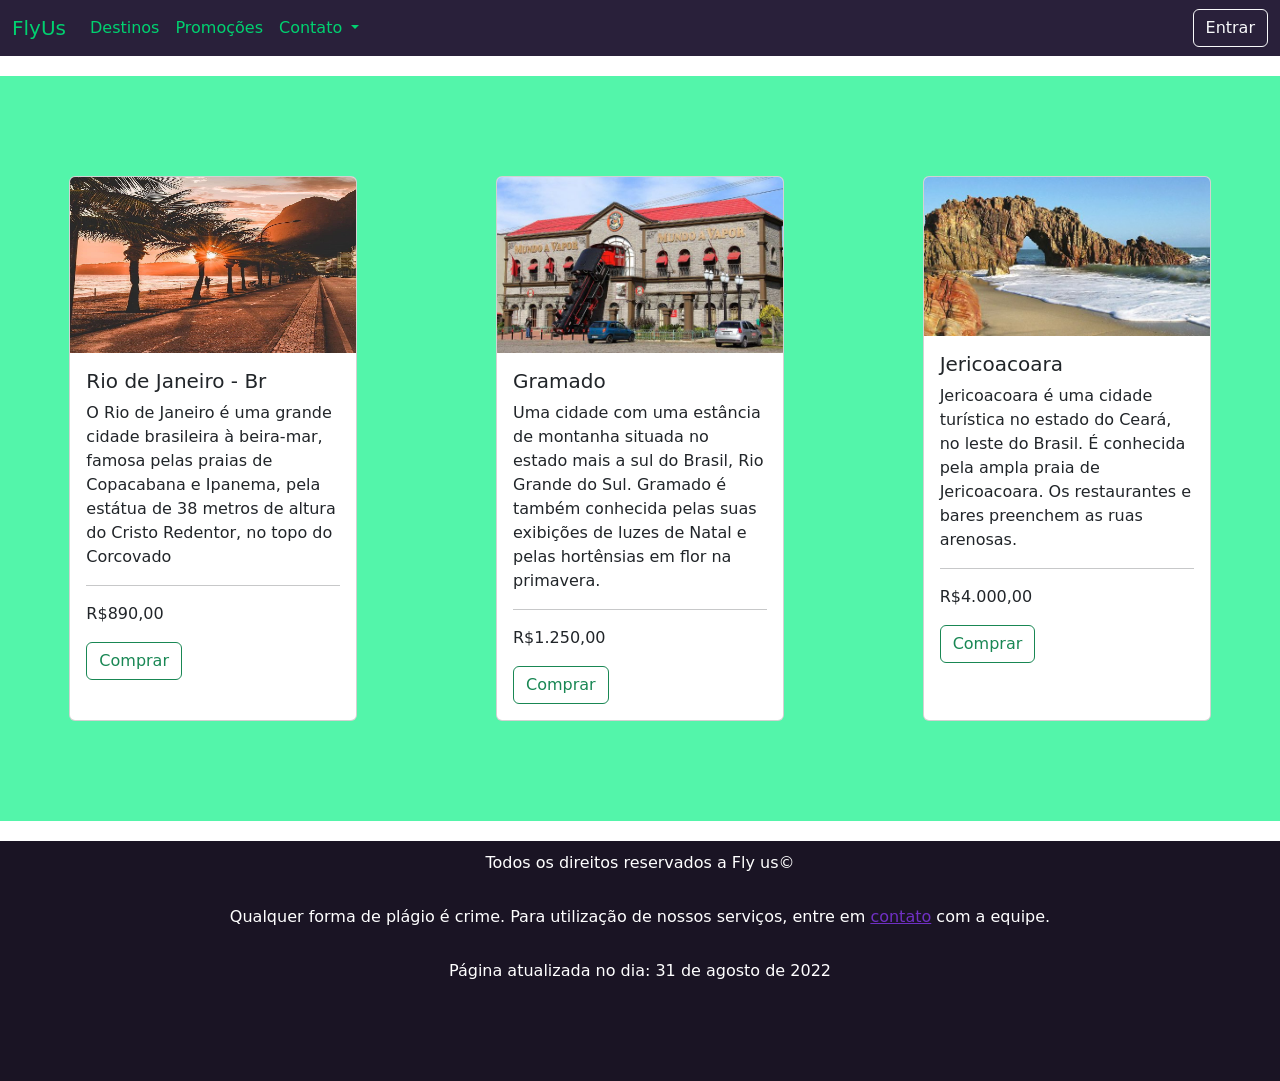
<file: entrega recode pro - 002/destinos.html>
<!doctype html>
<html lang="pt-br">

<head>
    <meta charset="utf-8">
    <meta name="viewport" content="width=device-width, initial-scale=1">
    <title>Destinos</title>
    <link rel="stylesheet" href="css/destinos.css">

    <link href="https://cdn.jsdelivr.net/npm/bootstrap@5.2.0/dist/css/bootstrap.min.css" rel="stylesheet"
        integrity="sha384-gH2yIJqKdNHPEq0n4Mqa/HGKIhSkIHeL5AyhkYV8i59U5AR6csBvApHHNl/vI1Bx" crossorigin="anonymous">
    <!-- Link CSS Bootstrap-->
</head>

<body>
    <header>
        <!-- Início da NavBar -->
        <nav class="navbar navbar-expand-lg ">
            <div class="container-fluid">
                <a class="navbar-brand" href="index.html" style="color: #01d170;">FlyUs</a>
                <button class="navbar-toggler" type="button" data-bs-toggle="collapse"
                    data-bs-target="#navbarSupportedContent" aria-controls="navbarSupportedContent"
                    aria-expanded="false" aria-label="Toggle navigation">
                    <span class="navbar-toggler-icon"></span>
                </button>
                <div class="collapse navbar-collapse" id="navbarSupportedContent">
                    <ul class="navbar-nav me-auto mb-2 mb-lg-0">
                        <li class="nav-item">
                            <a class="nav-link active" aria-current="page" href="destinos.html"
                                style="color: #01d170;">Destinos</a>
                        </li>
                        <li class="nav-item">
                            <a class="nav-link" href="promocoes.html" style="color: #01d170;">Promoções</a>
                        </li>
                        <li class="nav-item dropdown">
                            <a class="nav-link dropdown-toggle" href="#" role="button" data-bs-toggle="dropdown"
                                aria-expanded="false" style="color: #01d170;">
                                Contato
                            </a>
                            <ul class="dropdown-menu">
                                <li><a class="dropdown-item" href="#">Redes Sociais</a></li>
                                <li><a class="dropdown-item" href="#">Telefone</a></li>
                                <li>
                                    <hr class="dropdown-divider">
                                </li>
                                <li><a class="dropdown-item" href="#">E-mail</a></li>
                            </ul>
                        </li>
                    </ul>
                    <form class="d-flex" role="search">
                        <a href="entrar.html"><button type="button" class="btn btn-outline-light">Entrar</button></a>
                    </form>
                </div>
            </div>
        </nav>
    </header> <!-- Fim da NavBar-->

    <main>
        <!--Início do conteúdo -->
        <div class="card" style="width: 18rem;">
            <img src="imagens/riodejaneiro.jpg" class="card-img-top" alt="Rio de Janeiro - RJ"
                style="width: 286px; height: 176px;">
            <div class="card-body">
                <h5 class="card-title">Rio de Janeiro - Br</h5>
                <p class="card-text">O Rio de Janeiro é uma grande cidade brasileira à beira-mar, famosa pelas praias de
                    Copacabana e
                    Ipanema, pela estátua de 38 metros de altura do Cristo Redentor, no topo do Corcovado </p>
                <hr>
                <p> R$890,00</p>
                <a href="#" class="btn btn-outline-success">Comprar</a>
            </div>
        </div>
        <div class="card" style="width: 18rem;">
            <img src="imagens/gramado.jpg" class="card-img-top" alt="Gramado - RS">
            <div class="card-body">
                <h5 class="card-title">Gramado</h5>
                <p class="card-text">Uma cidade com uma estância de montanha situada no estado mais a sul do
                    Brasil, Rio Grande do Sul. Gramado é também conhecida
                    pelas suas exibições de luzes de Natal e pelas hortênsias em flor na primavera.</p>
                <hr>
                <p> R$1.250,00</p>
                <a href="#" class="btn btn-outline-success">Comprar</a>
            </div>
        </div>

        <div class="card" style="width: 18rem;">
            <img src="imagens/Jericoacoara.jpg" class="card-img-top" alt="Jericoacoara - CE">
            <div class="card-body">
                <h5 class="card-title">Jericoacoara</h5>
                <p class="card-text">Jericoacoara é uma cidade turística no estado do Ceará, no leste do Brasil. É
                    conhecida pela ampla praia de Jericoacoara. Os restaurantes e bares preenchem as ruas arenosas.</p>
                <hr>
                <p> R$4.000,00</p>
                <a href="#" class="btn btn-outline-success">Comprar</a>
            </div>
        </div>
        </div>
    </main> <!-- Fim do conteúdo -->

    <footer id="rodapé">
        <!-- Footer Humilde -->
        <p>Todos os direitos reservados a Fly us©</p>
        <p>Qualquer forma de plágio é crime. Para utilização de nossos serviços, entre em <a
                href="email.html">contato</a> com a equipe.</p>
        <p>Página atualizada no dia: 31 de agosto de 2022</p>
    </footer> <!-- Fim do Footer Humilde-->


    <script src="https://cdn.jsdelivr.net/npm/bootstrap@5.2.0/dist/js/bootstrap.bundle.min.js"
        integrity="sha384-A3rJD856KowSb7dwlZdYEkO39Gagi7vIsF0jrRAoQmDKKtQBHUuLZ9AsSv4jD4Xa"
        crossorigin="anonymous"></script> <!-- Link Script Bootstrap-->
</body>

</html>
</file>
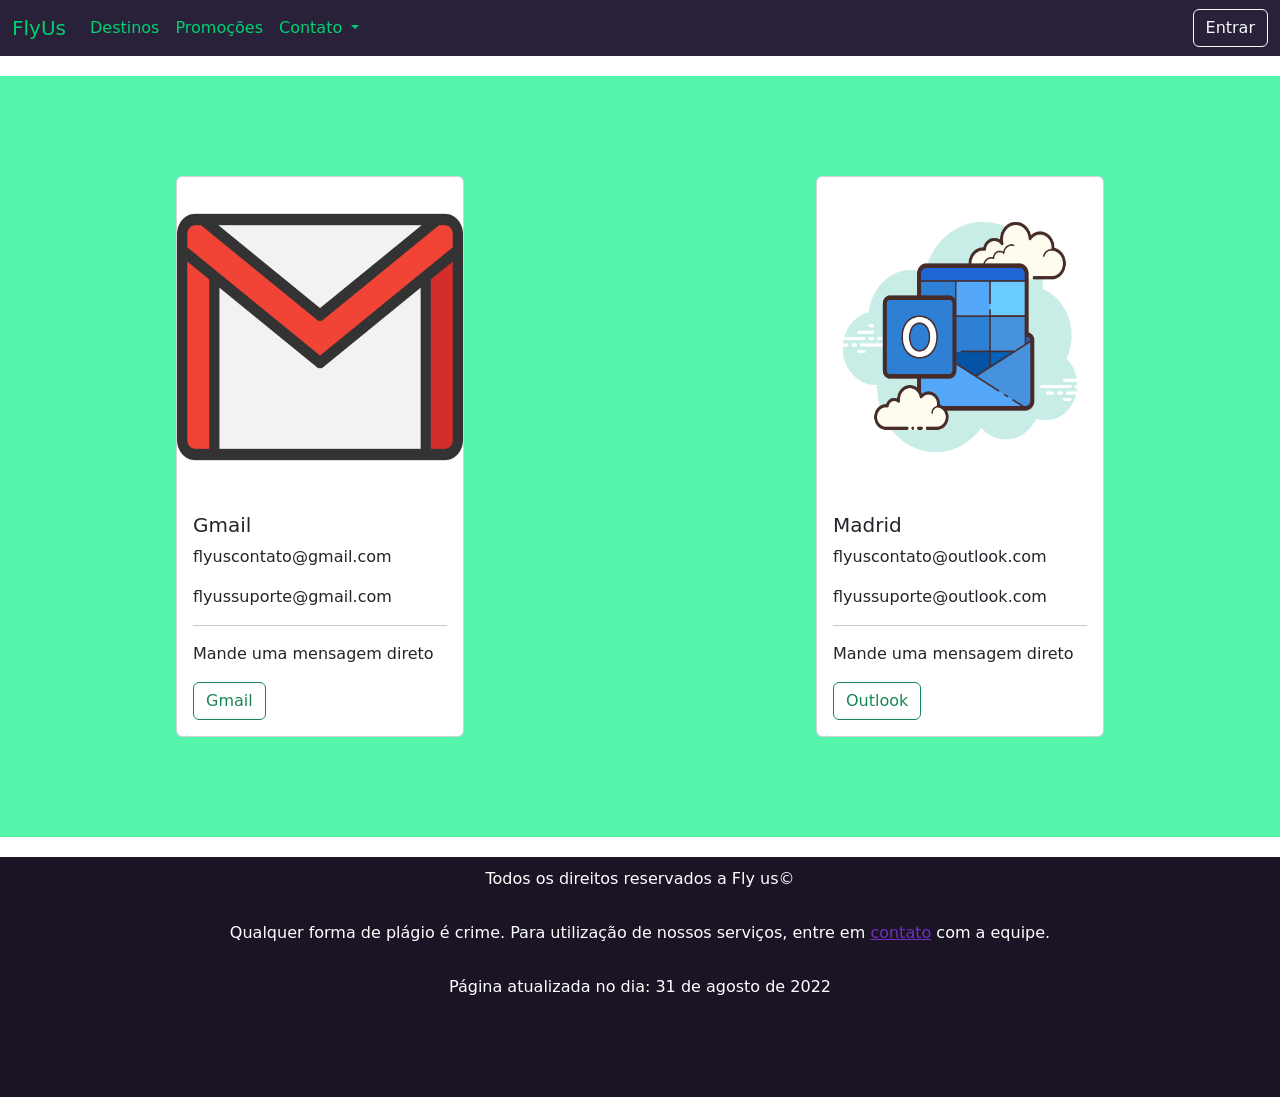
<file: entrega recode pro - 002/email.html>
<!doctype html>
<html lang="pt-br">

<head>
    <meta charset="utf-8">
    <meta name="viewport" content="width=device-width, initial-scale=1">
    <title>Bootstrap demo</title>
    <link rel="stylesheet" href="css/contatos.css">
    <link href="https://cdn.jsdelivr.net/npm/bootstrap@5.2.0/dist/css/bootstrap.min.css" rel="stylesheet"
        integrity="sha384-gH2yIJqKdNHPEq0n4Mqa/HGKIhSkIHeL5AyhkYV8i59U5AR6csBvApHHNl/vI1Bx" crossorigin="anonymous">
    <!-- Link CSS Bootstrap-->
</head>

<body>
    <header>
        <!-- Início da NavBar -->
        <nav class="navbar navbar-expand-lg ">
            <div class="container-fluid">
                <a class="navbar-brand" href="index.html" style="color: #01d170;">FlyUs</a>
                <button class="navbar-toggler" type="button" data-bs-toggle="collapse"
                    data-bs-target="#navbarSupportedContent" aria-controls="navbarSupportedContent"
                    aria-expanded="false" aria-label="Toggle navigation">
                    <span class="navbar-toggler-icon"></span>
                </button>
                <div class="collapse navbar-collapse" id="navbarSupportedContent">
                    <ul class="navbar-nav me-auto mb-2 mb-lg-0">
                        <li class="nav-item">
                            <a class="nav-link active" aria-current="page" href="destinos.html"
                                style="color: #01d170;">Destinos</a>
                        </li>
                        <li class="nav-item">
                            <a class="nav-link" href="promocoes.html" style="color: #01d170;">Promoções</a>
                        </li>
                        <li class="nav-item dropdown">
                            <a class="nav-link dropdown-toggle" href="#" role="button" data-bs-toggle="dropdown"
                                aria-expanded="false" style="color: #01d170;">
                                Contato
                            </a>
                            <ul class="dropdown-menu">
                                <li><a class="dropdown-item" href="redessociais.html">Redes Sociais</a></li>
                                <li><a class="dropdown-item" href="telefone.html">Telefone</a></li>
                                <li>
                                    <hr class="dropdown-divider">
                                </li>
                                <li><a class="dropdown-item" href="email.html">E-mail</a></li>
                            </ul>
                        </li>
                    </ul>
                    <form class="d-flex" role="search">
                        <a href="entrar.html"><button type="button" class="btn btn-outline-light">Entrar</button></a>
                    </form>
                </div>
            </div>
        </nav>
    </header> <!-- Fim da NavBar-->

    <main>
        <!--  Início da comunicação em e-mail -->
        <div class="card" style="width: 18rem;">
            <img src="imagens/Gmail.jpg" class="card-img-top" alt="Gmail" style="width: 286px; height: 320px;">
            <div class="card-body">
                <h5 class="card-title">Gmail</h5>
                <p class="card-text"> flyuscontato@gmail.com</p>
                <p>flyussuporte@gmail.com</p>
                <hr>
                <p> Mande uma mensagem direto</p>
                <a href="#" class="btn btn-outline-success">Gmail</a>
            </div>
        </div>
        <div class="card" style="width: 18rem;">
            <img src="imagens/Outlook.jpg" class="card-img-top" alt="Outlook" style="width: 286px; height: 320px;">
            <div class="card-body">
                <h5 class="card-title">Madrid </h5>
                <p class="card-text">flyuscontato@outlook.com</p>
                <p>flyussuporte@outlook.com</p>
                <hr>
                <p> Mande uma mensagem direto</p>
                <a href="#" class="btn btn-outline-success">Outlook</a>
            </div>
        </div>
    </main> <!--  Fim da comunicação -->




    <footer id="rodapé">
        <!-- Footer Humilde -->
        <p>Todos os direitos reservados a Fly us©</p>
        <p>Qualquer forma de plágio é crime. Para utilização de nossos serviços, entre em <a
                href="email.html">contato</a> com a equipe.</p>
        <p>Página atualizada no dia: 31 de agosto de 2022</p>
    </footer> <!-- Fim do Footer Humilde-->


    <script src="https://cdn.jsdelivr.net/npm/bootstrap@5.2.0/dist/js/bootstrap.bundle.min.js"
        integrity="sha384-A3rJD856KowSb7dwlZdYEkO39Gagi7vIsF0jrRAoQmDKKtQBHUuLZ9AsSv4jD4Xa"
        crossorigin="anonymous"></script> <!-- Link Script Bootstrap-->
</body>

</html>
</file>
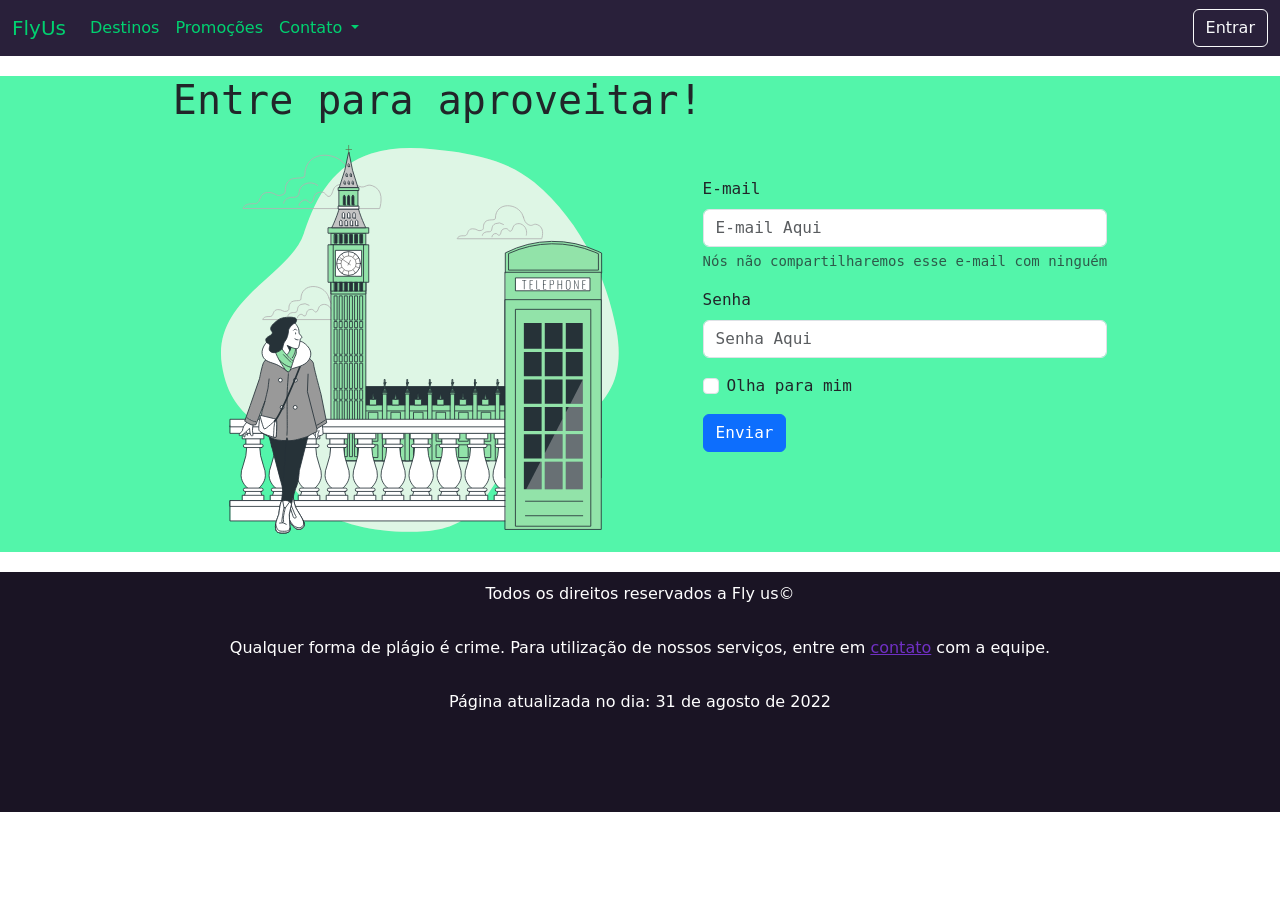
<file: entrega recode pro - 002/entrar.html>
<!doctype html>
<html lang="pt-br">

<head>
    <meta charset="utf-8">
    <meta name="viewport" content="width=device-width, initial-scale=1">
    <title>Entrar</title>
    <link rel="stylesheet" href="css/entrarRegistra.css">
    <link href="https://cdn.jsdelivr.net/npm/bootstrap@5.2.0/dist/css/bootstrap.min.css" rel="stylesheet"
        integrity="sha384-gH2yIJqKdNHPEq0n4Mqa/HGKIhSkIHeL5AyhkYV8i59U5AR6csBvApHHNl/vI1Bx" crossorigin="anonymous">
    <!-- Link CSS Bootstrap-->
</head>

<body>
    <header>
        <!-- Início da NavBar -->
        <nav class="navbar navbar-expand-lg ">
            <div class="container-fluid">
                <a class="navbar-brand" href="index.html" style="color: #01d170;">FlyUs</a>
                <button class="navbar-toggler" type="button" data-bs-toggle="collapse"
                    data-bs-target="#navbarSupportedContent" aria-controls="navbarSupportedContent"
                    aria-expanded="false" aria-label="Toggle navigation">
                    <span class="navbar-toggler-icon"></span>
                </button>
                <div class="collapse navbar-collapse" id="navbarSupportedContent">
                    <ul class="navbar-nav me-auto mb-2 mb-lg-0">
                        <li class="nav-item">
                            <a class="nav-link active" aria-current="page" href="destinos.html"
                                style="color: #01d170;">Destinos</a>
                        </li>
                        <li class="nav-item">
                            <a class="nav-link" href="promocoes.html" style="color: #01d170;">Promoções</a>
                        </li>
                        <li class="nav-item dropdown">
                            <a class="nav-link dropdown-toggle" href="#" role="button" data-bs-toggle="dropdown"
                                aria-expanded="false" style="color: #01d170;">
                                Contato
                            </a>
                            <ul class="dropdown-menu">
                                <li><a class="dropdown-item" href="redessociais.html">Redes Sociais</a></li>
                                <li><a class="dropdown-item" href="telefone.html">Telefone</a></li>
                                <li>
                                    <hr class="dropdown-divider">
                                </li>
                                <li><a class="dropdown-item" href="email.html">E-mail</a></li>
                            </ul>
                        </li>
                    </ul>
                    <form class="d-flex" role="search">
                        <a href="entrar.html"><button type="button" class="btn btn-outline-light">Entrar</button></a>
                    </form>
                </div>
            </div>
        </nav>
    </header> <!-- Fim da NavBar-->

    <main>
        <!--  Começo do conteúdo central -->
        <div id="left">
            <!--  Conteúdo da esquerda -->
            <h1>Entre para aproveitar!</h1>
            <img src="imagens/entrar.svg" alt="" id="img-1">
        </div>

        <div id="right">
            <!--  Conteúdo da direita -->
            <form id="entrar">
                <div class="mb-3">
                    <label for="exampleInputEmail1" class="form-label">E-mail</label>
                    <input type="email" class="form-control" id="exampleInputEmail1" aria-describedby="emailHelp"
                        placeholder="E-mail Aqui">
                    <div id="emailHelp" class="form-text">Nós não compartilharemos esse e-mail com ninguém</div>
                </div>
                <div class="mb-3">
                    <label for="exampleInputPassword1" class="form-label">Senha</label>
                    <input type="password" class="form-control" id="exampleInputPassword1" placeholder="Senha Aqui">
                </div>
                <div class="mb-3 form-check">
                    <input type="checkbox" class="form-check-input" id="exampleCheck1">
                    <label class="form-check-label" for="exampleCheck1">Olha para mim</label>
                </div>
                <button type="submit" class="btn btn-primary">Enviar</button>
            </form>
        </div>
    </main> <!--  Fim do conteúdo central -->



    <footer id="rodapé">
        <!-- Footer Humilde -->
        <p>Todos os direitos reservados a Fly us©</p>
        <p>Qualquer forma de plágio é crime. Para utilização de nossos serviços, entre em <a
                href="email.html">contato</a> com a equipe.</p>
        <p>Página atualizada no dia: 31 de agosto de 2022</p>
    </footer> <!-- Fim do Footer Humilde-->


    <script src="https://cdn.jsdelivr.net/npm/bootstrap@5.2.0/dist/js/bootstrap.bundle.min.js"
        integrity="sha384-A3rJD856KowSb7dwlZdYEkO39Gagi7vIsF0jrRAoQmDKKtQBHUuLZ9AsSv4jD4Xa"
        crossorigin="anonymous"></script> <!-- Link Script Bootstrap-->
</body>

</html>
</file>
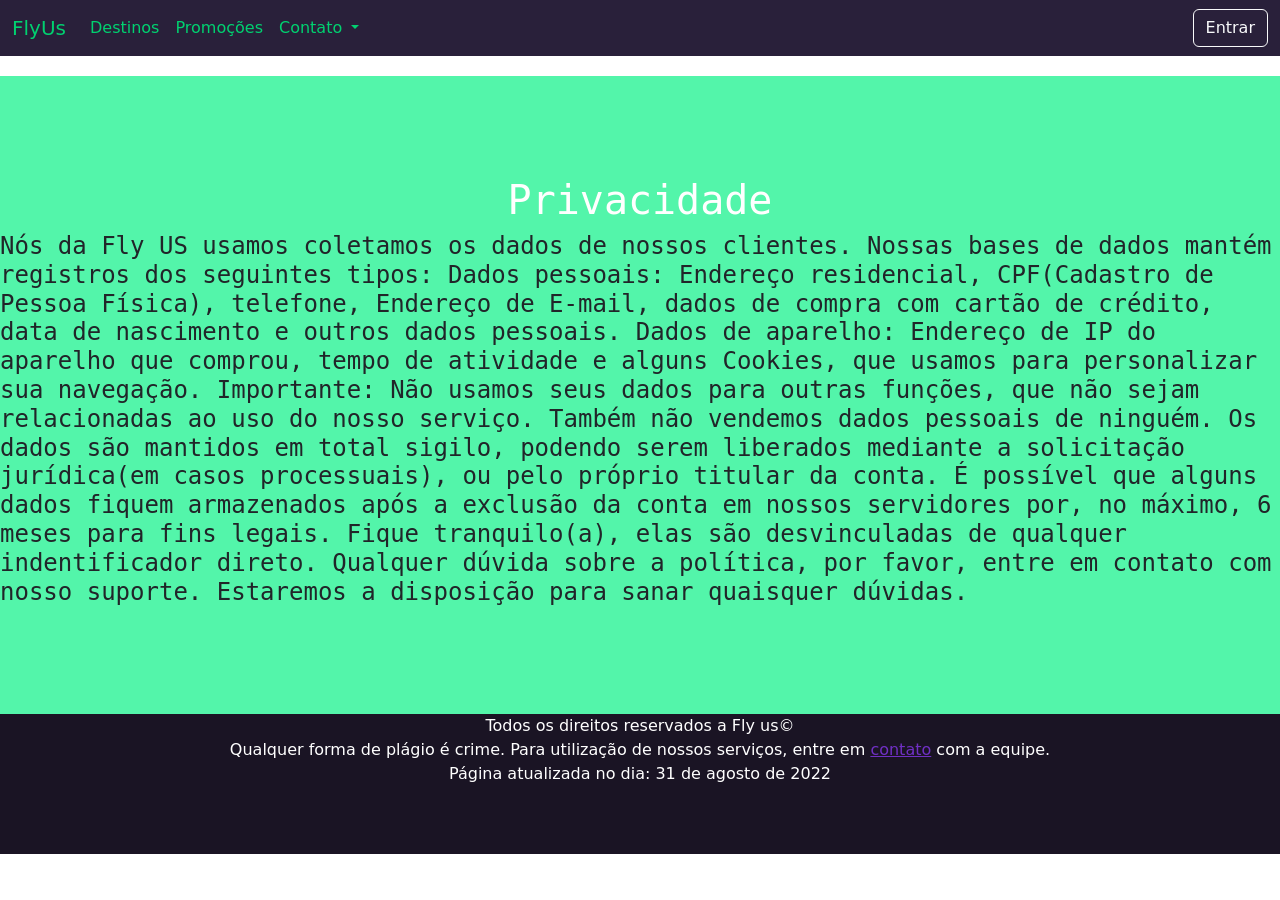
<file: entrega recode pro - 002/privacidade.html>
<!doctype html>
<html lang="pt-br">

<head>
    <meta charset="utf-8">
    <meta name="viewport" content="width=device-width, initial-scale=1">
    <title>Bootstrap demo</title>
    <link rel="stylesheet" href="css/style.css">
    <link href="https://cdn.jsdelivr.net/npm/bootstrap@5.2.0/dist/css/bootstrap.min.css" rel="stylesheet"
        integrity="sha384-gH2yIJqKdNHPEq0n4Mqa/HGKIhSkIHeL5AyhkYV8i59U5AR6csBvApHHNl/vI1Bx" crossorigin="anonymous">
    <!-- Link CSS Bootstrap-->
</head>

<body>
    <header>
        <!-- Início da NavBar -->
        <nav class="navbar navbar-expand-lg ">
            <div class="container-fluid">
                <a class="navbar-brand" href="index.html" style="color: #01d170;">FlyUs</a>
                <button class="navbar-toggler" type="button" data-bs-toggle="collapse"
                    data-bs-target="#navbarSupportedContent" aria-controls="navbarSupportedContent"
                    aria-expanded="false" aria-label="Toggle navigation">
                    <span class="navbar-toggler-icon"></span>
                </button>
                <div class="collapse navbar-collapse" id="navbarSupportedContent">
                    <ul class="navbar-nav me-auto mb-2 mb-lg-0">
                        <li class="nav-item">
                            <a class="nav-link active" aria-current="page" href="destinos.html"
                                style="color: #01d170;">Destinos</a>
                        </li>
                        <li class="nav-item">
                            <a class="nav-link" href="promocoes.html" style="color: #01d170;">Promoções</a>
                        </li>
                        <li class="nav-item dropdown">
                            <a class="nav-link dropdown-toggle" href="#" role="button" data-bs-toggle="dropdown"
                                aria-expanded="false" style="color: #01d170;">
                                Contato
                            </a>
                            <ul class="dropdown-menu">
                                <li><a class="dropdown-item" href="redessociais.html">Redes Sociais</a></li>
                                <li><a class="dropdown-item" href="telefone.html">Telefone</a></li>
                                <li>
                                    <hr class="dropdown-divider">
                                </li>
                                <li><a class="dropdown-item" href="email.html">E-mail</a></li>
                            </ul>
                        </li>
                    </ul>
                    <form class="d-flex" role="search">
                        <a href="entrar.html"><button type="button" class="btn btn-outline-light">Entrar</button></a>
                    </form>
                </div>
            </div>
        </nav>
    </header> <!-- Fim da NavBar-->

    <main style="padding-top: 100px; padding-bottom: 100px;">
        <!--  Política de privacidade -->
        <h1 style="text-align: center; color: white;">Privacidade</h1>
        <h4>Nós da Fly US usamos coletamos os dados de nossos clientes. Nossas bases de dados mantém registros dos
            seguintes tipos:




            Dados pessoais: Endereço residencial, CPF(Cadastro de Pessoa Física), telefone, Endereço de E-mail, dados de
            compra com cartão de crédito, data de nascimento e outros dados pessoais.


            Dados de aparelho: Endereço de IP do aparelho que comprou, tempo de atividade e alguns Cookies, que usamos
            para personalizar sua navegação.



            Importante: Não usamos seus dados para outras funções, que não sejam relacionadas ao uso do nosso serviço.
            Também não vendemos dados pessoais de ninguém. Os dados são mantidos em total sigilo, podendo serem
            liberados mediante a solicitação jurídica(em casos processuais), ou pelo próprio titular da conta.

            É possível que alguns dados fiquem armazenados após a exclusão da conta em nossos servidores por, no máximo,
            6 meses para fins legais. Fique tranquilo(a), elas são desvinculadas de qualquer indentificador direto.


            Qualquer dúvida sobre a política, por favor, entre em contato com nosso suporte. Estaremos a disposição para
            sanar quaisquer dúvidas.

        </h4>
    </main> <!--  Fim da Política -->



    <footer id="rodapé">
        <!-- Footer Humilde -->
        <p>Todos os direitos reservados a Fly us©</p>
        <p>Qualquer forma de plágio é crime. Para utilização de nossos serviços, entre em <a
                href="email.html">contato</a> com a equipe.</p>
        <p>Página atualizada no dia: 31 de agosto de 2022</p>
    </footer> <!-- Fim do Footer Humilde-->


    <script src="https://cdn.jsdelivr.net/npm/bootstrap@5.2.0/dist/js/bootstrap.bundle.min.js"
        integrity="sha384-A3rJD856KowSb7dwlZdYEkO39Gagi7vIsF0jrRAoQmDKKtQBHUuLZ9AsSv4jD4Xa"
        crossorigin="anonymous"></script> <!-- Link Script Bootstrap-->
</body>

</html>
</file>
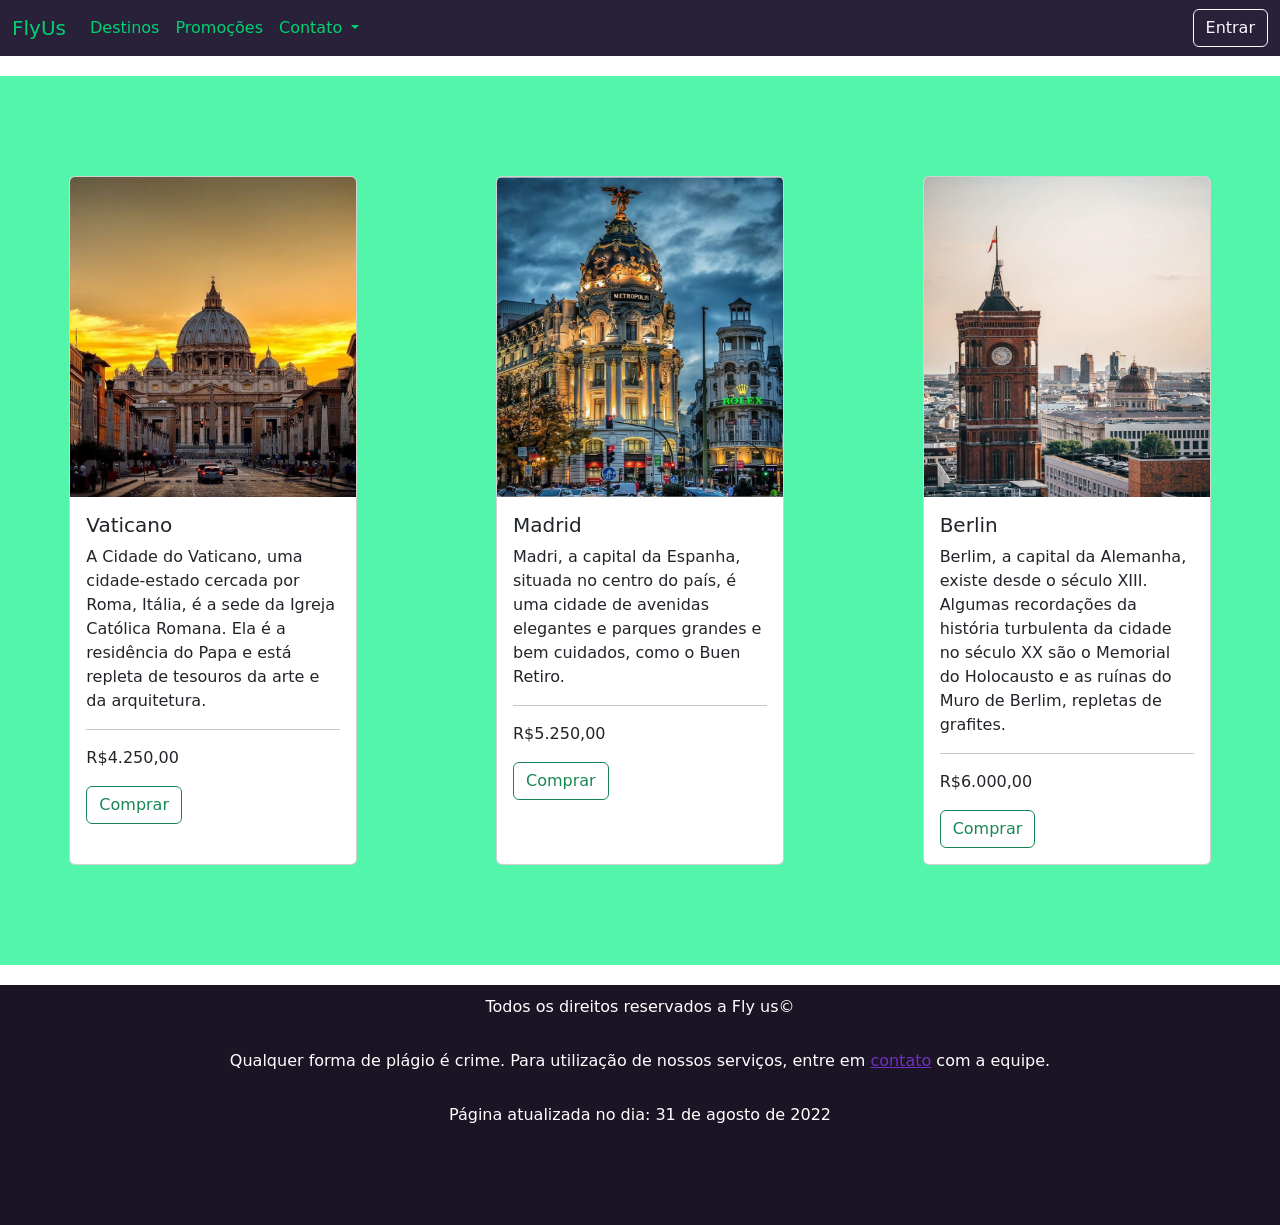
<file: entrega recode pro - 002/promocoes.html>
<!doctype html>
<html lang="pt-br">

<head>
    <meta charset="utf-8">
    <meta name="viewport" content="width=device-width, initial-scale=1">
    <title>Promoções</title>
    <link rel="stylesheet" href="css/destinos.css">
    <link href="https://cdn.jsdelivr.net/npm/bootstrap@5.2.0/dist/css/bootstrap.min.css" rel="stylesheet"
        integrity="sha384-gH2yIJqKdNHPEq0n4Mqa/HGKIhSkIHeL5AyhkYV8i59U5AR6csBvApHHNl/vI1Bx" crossorigin="anonymous">
    <!-- Link CSS Bootstrap-->
</head>

<body>
    <header>
        <!-- Início da NavBar -->
        <nav class="navbar navbar-expand-lg ">
            <div class="container-fluid">
                <a class="navbar-brand" href="index.html" style="color: #01d170;">FlyUs</a>
                <button class="navbar-toggler" type="button" data-bs-toggle="collapse"
                    data-bs-target="#navbarSupportedContent" aria-controls="navbarSupportedContent"
                    aria-expanded="false" aria-label="Toggle navigation">
                    <span class="navbar-toggler-icon"></span>
                </button>
                <div class="collapse navbar-collapse" id="navbarSupportedContent">
                    <ul class="navbar-nav me-auto mb-2 mb-lg-0">
                        <li class="nav-item">
                            <a class="nav-link active" aria-current="page" href="destinos.html"
                                style="color: #01d170;">Destinos</a>
                        </li>
                        <li class="nav-item">
                            <a class="nav-link" href="promocoes.html" style="color: #01d170;">Promoções</a>
                        </li>
                        <li class="nav-item dropdown">
                            <a class="nav-link dropdown-toggle" href="#" role="button" data-bs-toggle="dropdown"
                                aria-expanded="false" style="color: #01d170;">
                                Contato
                            </a>
                            <ul class="dropdown-menu">
                                <li><a class="dropdown-item" href="redessociais.html">Redes Sociais</a></li>
                                <li><a class="dropdown-item" href="telefone.html">Telefone</a></li>
                                <li>
                                    <hr class="dropdown-divider">
                                </li>
                                <li><a class="dropdown-item" href="email.html">E-mail</a></li>
                            </ul>
                        </li>
                    </ul>
                    <form class="d-flex" role="search">
                        <a href="entrar.html"><button type="button" class="btn btn-outline-light">Entrar</button></a>
                    </form>
                </div>
            </div>
        </nav>
    </header> <!-- Fim da NavBar-->

    <main>
        <!--Início do conteúdo -->
        <div class="card" style="width: 18rem;">
            <img src="imagens/Vaticano.jpg" class="card-img-top" alt="Vaticano" style="width: 286px; height: 320px;">
            <div class="card-body">
                <h5 class="card-title">Vaticano</h5>
                <p class="card-text">A Cidade do Vaticano, uma cidade-estado cercada por Roma, Itália, é a sede da
                    Igreja Católica Romana. Ela é a residência do Papa e está repleta de tesouros da arte e da
                    arquitetura.</p>
                <hr>
                <p> R$4.250,00</p>
                <a href="#" class="btn btn-outline-success">Comprar</a>
            </div>
        </div>
        <div class="card" style="width: 18rem;">
            <img src="imagens/Madrid.jpg" class="card-img-top" alt="Madrid - EUR ES"
                style="width: 286px; height: 320px;">
            <div class="card-body">
                <h5 class="card-title">Madrid </h5>
                <p class="card-text">Madri, a capital da Espanha, situada no centro do país, é uma cidade de avenidas
                    elegantes e parques grandes e bem cuidados, como o Buen Retiro.</p>
                <hr>
                <p> R$5.250,00</p>
                <a href="#" class="btn btn-outline-success">Comprar</a>
            </div>
        </div>

        <div class="card" style="width: 18rem;">
            <img src="imagens/Berlin.jpg" class="card-img-top" alt="Berlin - EUR DE"
                style="width: 286px; height: 320px;">
            <div class="card-body">
                <h5 class="card-title">Berlin</h5>
                <p class="card-text">Berlim, a capital da Alemanha, existe desde o século XIII. Algumas recordações da
                    história turbulenta da cidade no século XX são o Memorial do Holocausto e as ruínas do Muro de
                    Berlim, repletas de grafites.</p>
                <hr>
                <p> R$6.000,00</p>
                <a href="#" class="btn btn-outline-success">Comprar</a>
            </div>
        </div>
        </div>
    </main> <!-- Fim do conteúdo -->

    <footer id="rodapé">
        <!-- Footer Humilde -->
        <p>Todos os direitos reservados a Fly us©</p>
        <p>Qualquer forma de plágio é crime. Para utilização de nossos serviços, entre em <a
                href="email.html">contato</a> com a equipe.</p>
        <p>Página atualizada no dia: 31 de agosto de 2022</p>
    </footer> <!-- Fim do Footer Humilde-->


    <script src="https://cdn.jsdelivr.net/npm/bootstrap@5.2.0/dist/js/bootstrap.bundle.min.js"
        integrity="sha384-A3rJD856KowSb7dwlZdYEkO39Gagi7vIsF0jrRAoQmDKKtQBHUuLZ9AsSv4jD4Xa"
        crossorigin="anonymous"></script> <!-- Link Script Bootstrap-->
</body>

</html>
</file>
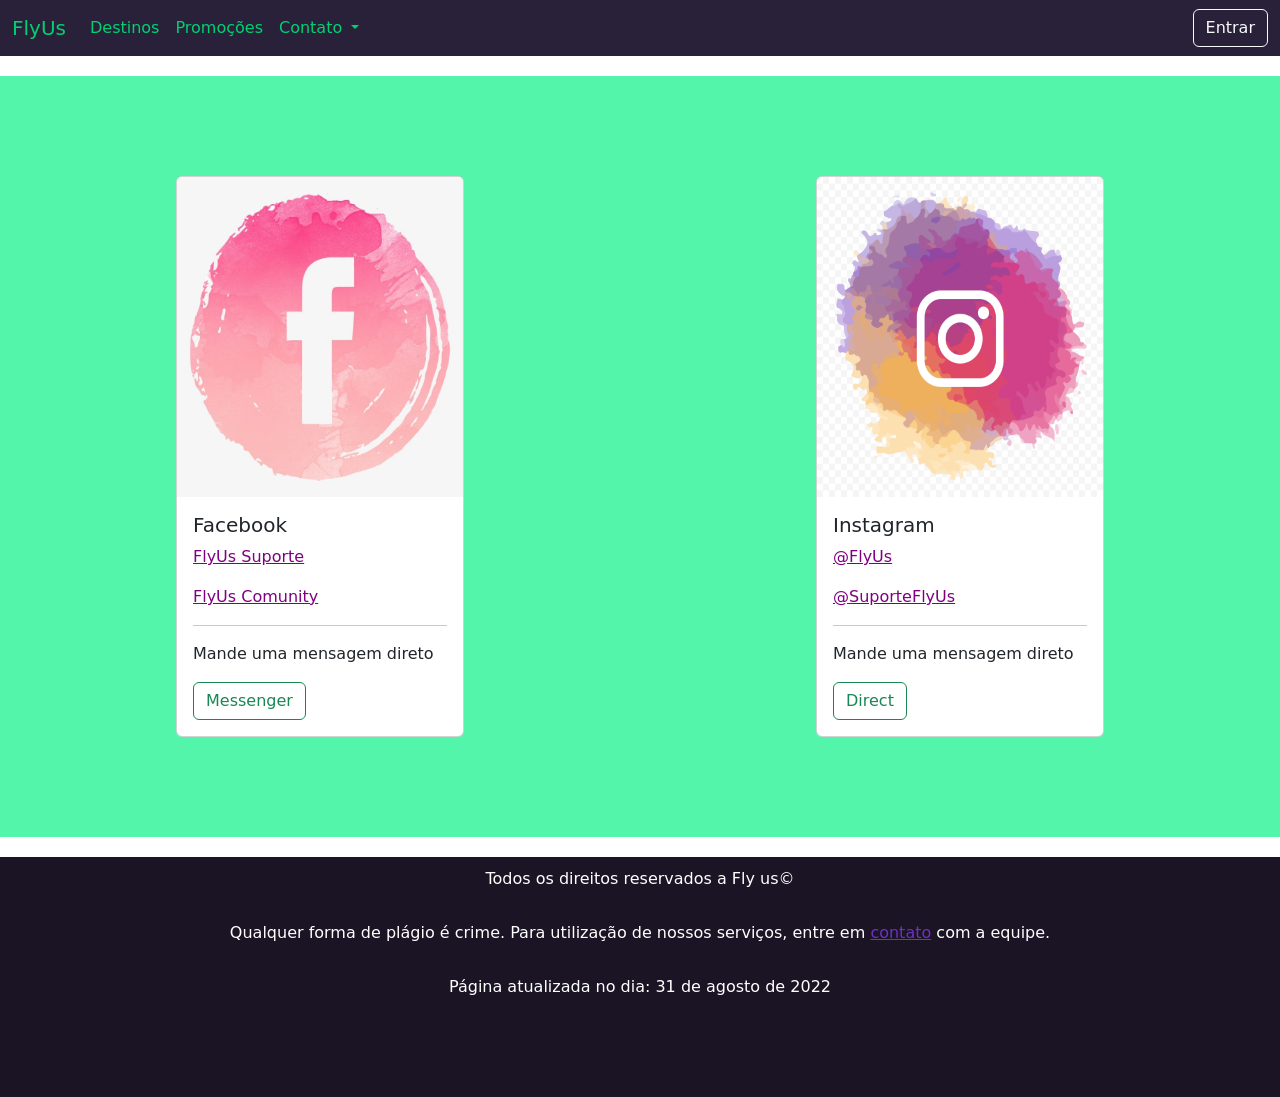
<file: entrega recode pro - 002/redessociais.html>
<!doctype html>
<html lang="pt-br">

<head>
    <meta charset="utf-8">
    <meta name="viewport" content="width=device-width, initial-scale=1">
    <title>Bootstrap demo</title>
    <link rel="stylesheet" href="css/contatos.css">
    <link href="https://cdn.jsdelivr.net/npm/bootstrap@5.2.0/dist/css/bootstrap.min.css" rel="stylesheet"
        integrity="sha384-gH2yIJqKdNHPEq0n4Mqa/HGKIhSkIHeL5AyhkYV8i59U5AR6csBvApHHNl/vI1Bx" crossorigin="anonymous">
    <!-- Link CSS Bootstrap-->
</head>

<body>
    <header>
        <!-- Início da NavBar -->
        <nav class="navbar navbar-expand-lg ">
            <div class="container-fluid">
                <a class="navbar-brand" href="index.html" style="color: #01d170;">FlyUs</a>
                <button class="navbar-toggler" type="button" data-bs-toggle="collapse"
                    data-bs-target="#navbarSupportedContent" aria-controls="navbarSupportedContent"
                    aria-expanded="false" aria-label="Toggle navigation">
                    <span class="navbar-toggler-icon"></span>
                </button>
                <div class="collapse navbar-collapse" id="navbarSupportedContent">
                    <ul class="navbar-nav me-auto mb-2 mb-lg-0">
                        <li class="nav-item">
                            <a class="nav-link active" aria-current="page" href="destinos.html"
                                style="color: #01d170;">Destinos</a>
                        </li>
                        <li class="nav-item">
                            <a class="nav-link" href="promocoes.html" style="color: #01d170;">Promoções</a>
                        </li>
                        <li class="nav-item dropdown">
                            <a class="nav-link dropdown-toggle" href="#" role="button" data-bs-toggle="dropdown"
                                aria-expanded="false" style="color: #01d170;">
                                Contato
                            </a>
                            <ul class="dropdown-menu">
                                <li><a class="dropdown-item" href="redessociais.html">Redes Sociais</a></li>
                                <li><a class="dropdown-item" href="telefone.html">Telefone</a></li>
                                <li>
                                    <hr class="dropdown-divider">
                                </li>
                                <li><a class="dropdown-item" href="email.html">E-mail</a></li>
                            </ul>
                        </li>
                    </ul>
                    <form class="d-flex" role="search">
                        <a href="entrar.html"><button type="button" class="btn btn-outline-light">Entrar</button></a>
                    </form>
                </div>
            </div>
        </nav>
    </header> <!-- Fim da NavBar-->

    <main>
        <!--  Início da comunicação por redes sociais -->
        <div class="card" style="width: 18rem;">
            <img src="imagens/Facebook.jpg" class="card-img-top" alt="Facebook" style="width: 286px; height: 320px;">
            <div class="card-body">
                <h5 class="card-title">Facebook</h5>
                <p class="card-text" style="color: purple; text-decoration: underline;"> FlyUs Suporte</p>
                <p style="color: purple; text-decoration: underline;"> FlyUs Comunity</p>
                <hr>
                <p> Mande uma mensagem direto</p>
                <a href="#" class="btn btn-outline-success">Messenger</a>
            </div>
        </div>
        <div class="card" style="width: 18rem;">
            <img src="imagens/Instagram.jpg" class="card-img-top" alt="Instagram" style="width: 286px; height: 320px;">
            <div class="card-body">
                <h5 class="card-title">Instagram </h5>
                <p class="card-text" style="color: purple; text-decoration: underline;">@FlyUs</p>
                <p style="color: purple; text-decoration: underline;">@SuporteFlyUs</p>
                <hr>
                <p>Mande uma mensagem direto</p>
                <a href="#" class="btn btn-outline-success">Direct</a>
            </div>
        </div>
    </main> <!--  Fim da comunicação -->




    <footer id="rodapé">
        <!-- Footer Humilde -->
        <p>Todos os direitos reservados a Fly us©</p>
        <p>Qualquer forma de plágio é crime. Para utilização de nossos serviços, entre em <a
                href="email.html">contato</a> com a equipe.</p>
        <p>Página atualizada no dia: 31 de agosto de 2022</p>
    </footer> <!-- Fim do Footer Humilde-->


    <script src="https://cdn.jsdelivr.net/npm/bootstrap@5.2.0/dist/js/bootstrap.bundle.min.js"
        integrity="sha384-A3rJD856KowSb7dwlZdYEkO39Gagi7vIsF0jrRAoQmDKKtQBHUuLZ9AsSv4jD4Xa"
        crossorigin="anonymous"></script> <!-- Link Script Bootstrap-->
</body>

</html>
</file>
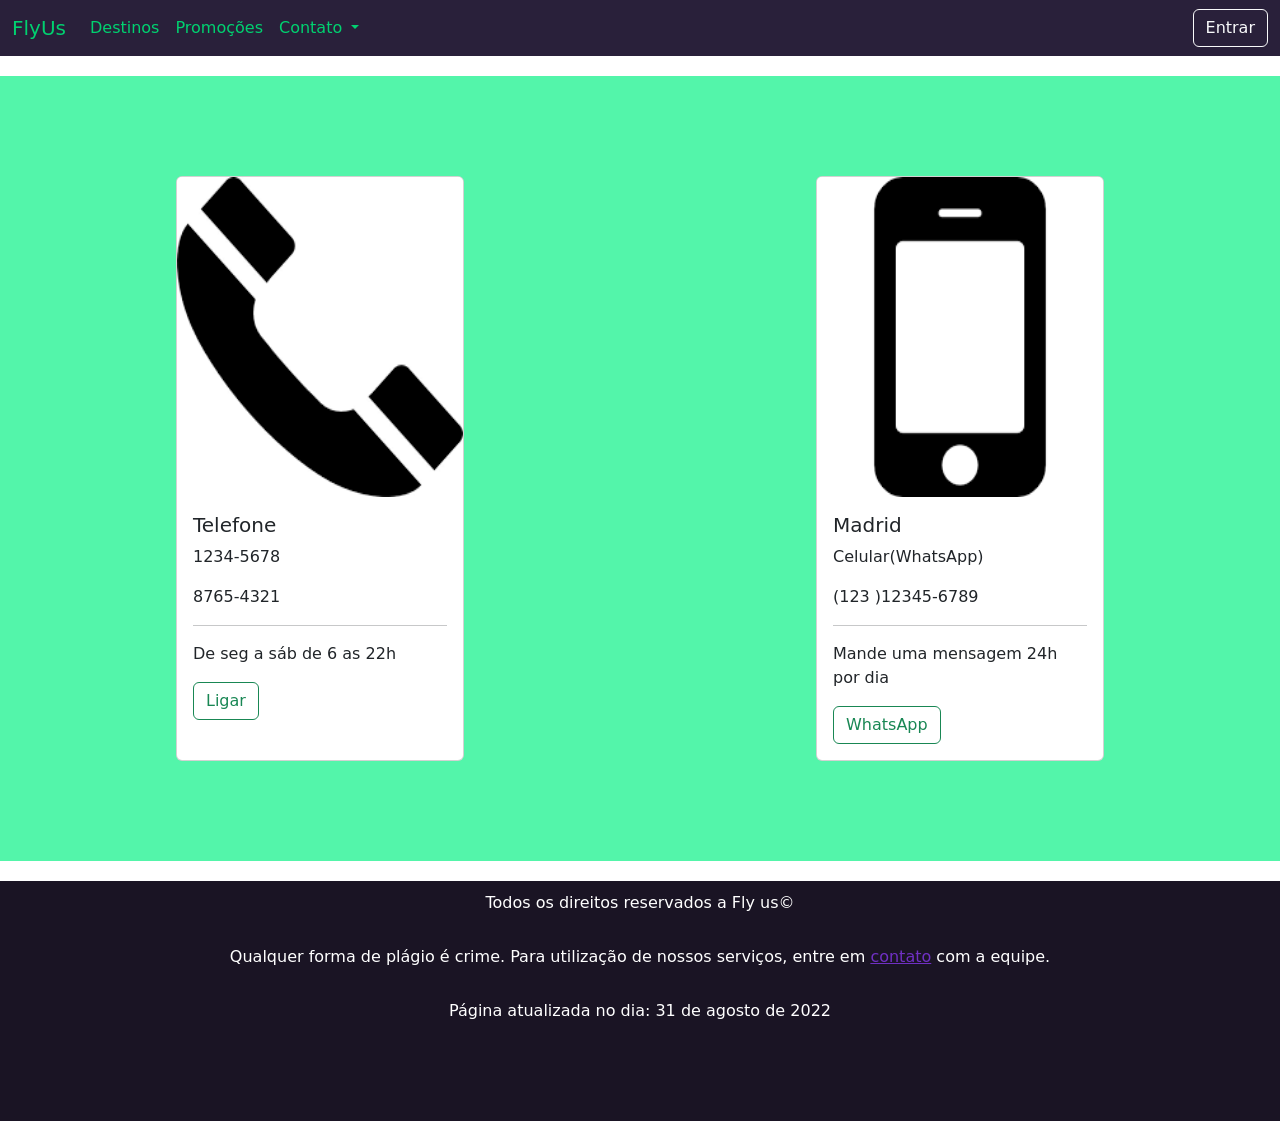
<file: entrega recode pro - 002/telefone.html>
<!doctype html>
<html lang="pt-br">

<head>
    <meta charset="utf-8">
    <meta name="viewport" content="width=device-width, initial-scale=1">
    <title>Bootstrap demo</title>
    <link rel="stylesheet" href="css/contatos.css">
    <link href="https://cdn.jsdelivr.net/npm/bootstrap@5.2.0/dist/css/bootstrap.min.css" rel="stylesheet"
        integrity="sha384-gH2yIJqKdNHPEq0n4Mqa/HGKIhSkIHeL5AyhkYV8i59U5AR6csBvApHHNl/vI1Bx" crossorigin="anonymous">
    <!-- Link CSS Bootstrap-->
</head>

<body>
    <header>
        <!-- Início da NavBar -->
        <nav class="navbar navbar-expand-lg ">
            <div class="container-fluid">
                <a class="navbar-brand" href="index.html" style="color: #01d170;">FlyUs</a>
                <button class="navbar-toggler" type="button" data-bs-toggle="collapse"
                    data-bs-target="#navbarSupportedContent" aria-controls="navbarSupportedContent"
                    aria-expanded="false" aria-label="Toggle navigation">
                    <span class="navbar-toggler-icon"></span>
                </button>
                <div class="collapse navbar-collapse" id="navbarSupportedContent">
                    <ul class="navbar-nav me-auto mb-2 mb-lg-0">
                        <li class="nav-item">
                            <a class="nav-link active" aria-current="page" href="destinos.html"
                                style="color: #01d170;">Destinos</a>
                        </li>
                        <li class="nav-item">
                            <a class="nav-link" href="promocoes.html" style="color: #01d170;">Promoções</a>
                        </li>
                        <li class="nav-item dropdown">
                            <a class="nav-link dropdown-toggle" href="#" role="button" data-bs-toggle="dropdown"
                                aria-expanded="false" style="color: #01d170;">
                                Contato
                            </a>
                            <ul class="dropdown-menu">
                                <li><a class="dropdown-item" href="redessociais.html">Redes Sociais</a></li>
                                <li><a class="dropdown-item" href="telefone.html">Telefone</a></li>
                                <li>
                                    <hr class="dropdown-divider">
                                </li>
                                <li><a class="dropdown-item" href="email.html">E-mail</a></li>
                            </ul>
                        </li>
                    </ul>
                    <form class="d-flex" role="search">
                        <a href="entrar.html"><button type="button" class="btn btn-outline-light">Entrar</button></a>
                    </form>
                </div>
            </div>
        </nav>
    </header> <!-- Fim da NavBar-->

    <main>
        <!--  Início da comunicação por telefone -->
        <div class="card" style="width: 18rem;">
            <img src="imagens/fixo.jpg" class="card-img-top" alt="Telefone Fixo" style="width: 286px; height: 320px;">
            <div class="card-body">
                <h5 class="card-title">Telefone</h5>
                <p class="card-text"> 1234-5678</p>
                <p> 8765-4321 </p>
                <hr>
                <p> De seg a sáb de 6 as 22h</p>
                <a href="#" class="btn btn-outline-success">Ligar</a>
            </div>
        </div>
        <div class="card" style="width: 18rem;">
            <img src="imagens/celular.jpg" class="card-img-top" alt="Telefone Celular"
                style="width: 286px; height: 320px;">
            <div class="card-body">
                <h5 class="card-title">Madrid </h5>
                <p class="card-text">Celular(WhatsApp)</p>
                <p> (123 )12345-6789 </p>
                <hr>
                <p> Mande uma mensagem 24h por dia</p>
                <a href="#" class="btn btn-outline-success">WhatsApp</a>
            </div>
        </div>
    </main> <!--  Fim da comunicação -->




    <footer id="rodapé">
        <!-- Footer Humilde -->
        <p>Todos os direitos reservados a Fly us©</p>
        <p>Qualquer forma de plágio é crime. Para utilização de nossos serviços, entre em <a
                href="email.html">contato</a> com a equipe.</p>
        <p>Página atualizada no dia: 31 de agosto de 2022</p>
    </footer> <!-- Fim do Footer Humilde-->


    <script src="https://cdn.jsdelivr.net/npm/bootstrap@5.2.0/dist/js/bootstrap.bundle.min.js"
        integrity="sha384-A3rJD856KowSb7dwlZdYEkO39Gagi7vIsF0jrRAoQmDKKtQBHUuLZ9AsSv4jD4Xa"
        crossorigin="anonymous"></script> <!-- Link Script Bootstrap-->
</body>

</html>
</file>
<file: entrega recode pro - 002/css/destinos.css>
/* Cabeçário */
header {
    background-color: rgb(41, 32, 58);
}

/*Conteúdo geral da página*/
main {
    display: flex;
    justify-content: space-around;
    padding-top: 100px;
    background-color: #53f5aa;
    margin-top: 20px;
    padding-bottom: 100px;
}

/* Footer */
#rodapé {
    width: 100%;
    height: 240px;
    background-color: rgb(26, 20, 36);
    text-align: center;
    color: white;
}

#rodapé>p>a {
    color: #7030c4;
}

#rodapé>p {
    margin-top: 20px;
    padding-top: 10px;
}

/* Responsividade celulares */
@media only screen and (max-width: 700px) {
    main {
        display: flex;
        flex-direction: column;
        align-items: center;
        padding-top: 20px;
        padding-bottom: 20px;
    }

    .card {
        margin-bottom: 20px;
    }
}

/* Responsividade Tabletes e computadores de tela média */
@media only screen and (max-width: 1180px) {
    main {
        display: flex;
        flex-direction: column;
        align-items: center;
        padding-top: 20px;
        padding-bottom: 20px;
        background-color: #8239e2;
    }

    .card {
        margin-bottom: 20px;
    }
}
</file>
<file: entrega recode pro - 002/css/contatos.css>
/* Cabeçário */
header {
    background-color: rgb(41, 32, 58);
}

/*Conteúdo geral da página*/
main {
    display: flex;
    justify-content: space-around;
    padding-top: 100px;
    background-color: #53f5aa;
    margin-top: 20px;
    padding-bottom: 100px;
}

/* Footer */
#rodapé {
    width: 100%;
    height: 240px;
    background-color: rgb(26, 20, 36);
    text-align: center;
    color: white;
}

#rodapé>p>a {
    color: #7030c4;
}

#rodapé>p {
    margin-top: 20px;
    padding-top: 10px;
}

/* Responsividade celulares */
@media only screen and (max-width: 700px) {
    main {
        display: flex;
        flex-direction: column;
        align-items: center;
        padding-top: 20px;
        padding-bottom: 20px;
    }

    .card {
        margin-bottom: 20px;
    }
}

/* Responsividade Tabletes e computadores de tela média */
@media only screen and (max-width: 1180px) {
    main {
        display: flex;
        flex-direction: column;
        align-items: center;
        padding-top: 20px;
        padding-bottom: 20px;
        background-color: #8239e2;
    }

    .card {
        margin-bottom: 20px;
    }
}
</file>
<file: entrega recode pro - 002/css/entrarRegistra.css>
/* Cabeçário */
header {
    background-color: rgb(41, 32, 58);
}

/*Conteúdo geral da página*/
main {
    display: flex;
    background-color: #53f5aa;
    font-family: 'Roboto Mono', monospace;
    margin-top: 20px;
    justify-content: center;
    align-items: center;
}

#registrar-form {
    width: 700px;
}

#img-1 {
    width: 500px;
    height: 420px;
}

/* Footer */
#rodapé {
    width: 100%;
    height: 240px;
    background-color: rgb(26, 20, 36);
    text-align: center;
    color: white;
}

#rodapé>p>a {
    color: #7030c4;
}

#rodapé>p {
    margin-top: 20px;
    padding-top: 10px;
}

/* Responsividade celulares */
@media only screen and (max-width: 700px) {
    main {
        display: flex;
        flex-direction: column;
        width: 100%;
    }

    #img-1 {
        width: 290px;
        height: 320px;
    }
}

/* Responsividade Tabletes e computadores de tela média */
@media only screen and (max-width: 1180px) {
    main {
        display: flex;
        flex-direction: column;
        width: 100%;
    }

    #img-1 {
        width: 290px;
        height: 320px;
    }
}
</file>
<file: entrega recode pro - 002/css/style.css>
/* STYLE REFERENTE A INDEX.HTML */

/* Cabeçário */

header {
    background-color: rgb(41, 32, 58);
}

/*Conteúdo geral da página*/
main {
    background-color: #53f5aa;
    font-family: 'Roboto Mono', monospace;
    margin-top: 20px;
}

#content-conteiner {
    display: flex;
    flex-direction: column;
    align-items: center;
}

#group-a {
    display: flex;
    align-items: center;
}

#group-b {
    display: flex;
    align-items: center;

}

#group-c {
    display: flex;
    align-items: center;
}

#img-1 {
    width: 600px;
    height: 420px;
    margin-right: 70px;
}

#img-2 {
    width: 700px;
    height: 420px;
}

#img-3 {
    width: 700px;
    height: 420px;
}

#conteudo-1-2 {
    text-align: center;
    color: rgb(33, 27, 44);
    margin-right: 50px;
}

#conteudo-2-1 {
    text-align: center;
    color: rgb(33, 27, 44);
}

#conteudo-3-2 {
    text-align: center;
    color: rgb(33, 27, 44);
    margin-right: 40px;
}

/* Footer */
#rodapé {
    width: 100%;
    height: 140px;
    background-color: rgb(26, 20, 36);
    text-align: center;
    color: white;
}

#rodapé>p>a {
    color: #7030c4;
}

#rodapé>p {
    padding-top: 20px;
    margin: 0;
    padding: 0;
}

/* Responsividade celulares */
@media only screen and (max-width: 700px) {
    #group-a {
        display: flex;
        flex-direction: column;
        align-items: center;
    }

    #group-b {
        display: flex;
        flex-direction: column-reverse;
        align-items: center;
        margin-top: 20px;
    }

    #group-c {
        display: flex;
        flex-direction: column;
        align-items: center;
        margin-top: 20px;
    }

    #img-1 {
        width: 80%;
        height: 80%;
    }

    #img-2 {
        width: 80%;
        height: 80%;
    }

    #img-3 {
        width: 80%;
        height: 80%;
    }
}

/* Responsividade Tabletes e computadores de tela média */
@media only screen and (max-width: 1180px) {
    #content-conteiner {
        align-items: center;
        justify-content: center;
    }

    #group-a {
        display: flex;
        flex-direction: column;
        align-items: center;
    }

    #group-b {
        display: flex;
        flex-direction: column-reverse;
        align-items: center;
        margin-top: 30px;
    }

    #group-c {
        display: flex;
        flex-direction: column;
        align-items: center;
        margin-top: 30px;
    }

    #img-1 {
        width: 80%;
        height: 80%;
    }

    #img-2 {
        width: 80%;
        height: 80%;
    }

    #img-3 {
        width: 80%;
        height: 80%;
    }
}
</file>
